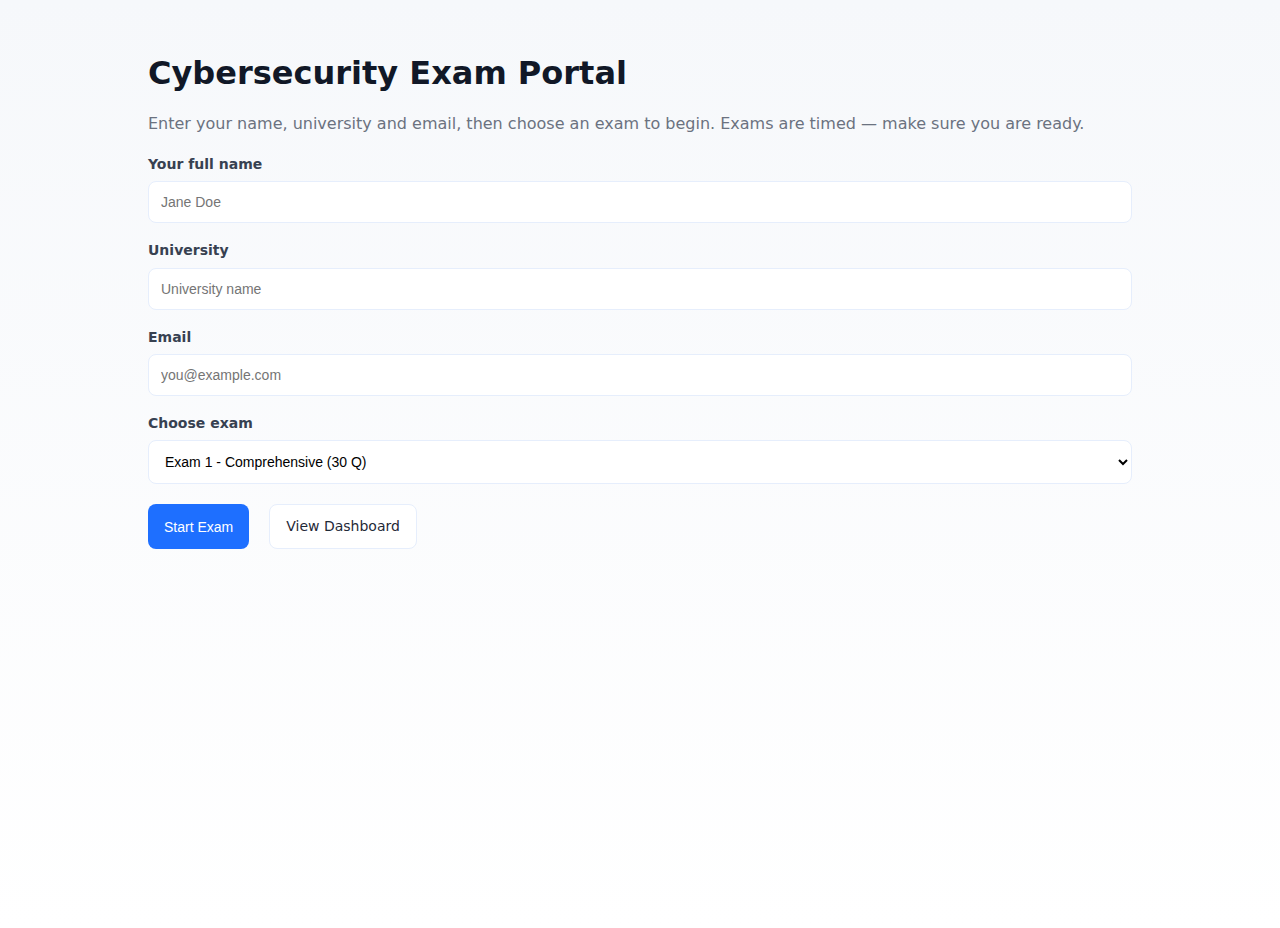
<file: index.html>
<!doctype html>
<html lang="en">
<head>
  <meta charset="utf-8" />
  <meta name="viewport" content="width=device-width,initial-scale=1" />
  <title>Cybersecurity Exams - Select</title>
  <link rel="stylesheet" href="style.css" />
</head>
<body id="page-index">
  <main class="container">
    <h1>Cybersecurity Exam Portal</h1>
    <p>Enter your name, university and email, then choose an exam to begin. Exams are timed — make sure you are ready.</p>

    <form id="startForm">
      <label for="name">Your full name</label>
      <input id="name" name="name" type="text" placeholder="Jane Doe" required />

      <label for="university">University</label>
      <input id="university" name="university" type="text" placeholder="University name" required />

      <label for="email">Email</label>
      <input id="email" name="email" type="email" placeholder="you@example.com" required />

      <label for="examSelect">Choose exam</label>
      <select id="examSelect" required>
        <!-- Exam options generated by script.js -->
      </select>

      <div class="actions">
        <button type="submit" class="btn primary">Start Exam</button>
        <a href="dashboard.html" class="btn">View Dashboard</a>
      </div>
    </form>

  <script src="script.js"></script>
</body>
</html>
</file>
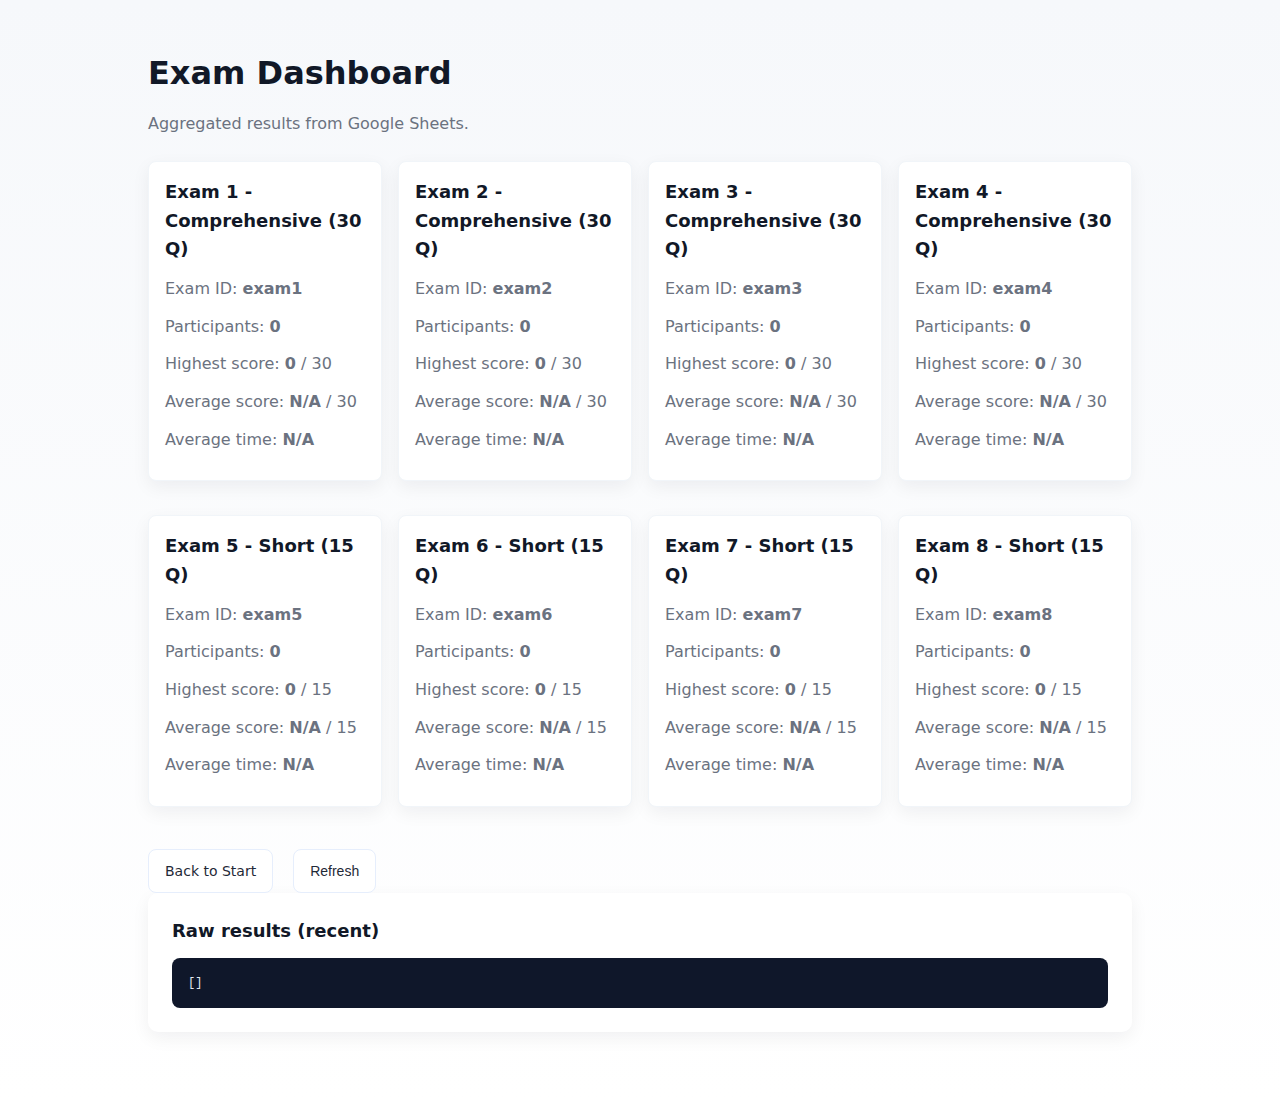
<file: dashboard.html>
<!doctype html>
<html lang="en">
<head>
  <meta charset="utf-8" />
  <meta name="viewport" content="width=device-width,initial-scale=1" />
  <title>Dashboard - Exam Statistics</title>
  <link rel="stylesheet" href="style.css" />
</head>
<body id="page-dashboard">
  <main class="container">
    <h1>Exam Dashboard</h1>
    <p>Aggregated results from Google Sheets.</p>

    <div id="statsGrid" class="stats-grid"></div>

    <div class="actions">
      <a href="index.html" class="btn">Back to Start</a>
      <button id="refreshBtn" class="btn">Refresh</button>
    </div>

    <div class="card">
      <h3>Raw results (recent)</h3>
      <pre id="rawRows" class="raw"></pre>
    </div>
  </main>

  <script src="script.js"></script>
</body>
</html>
</file>
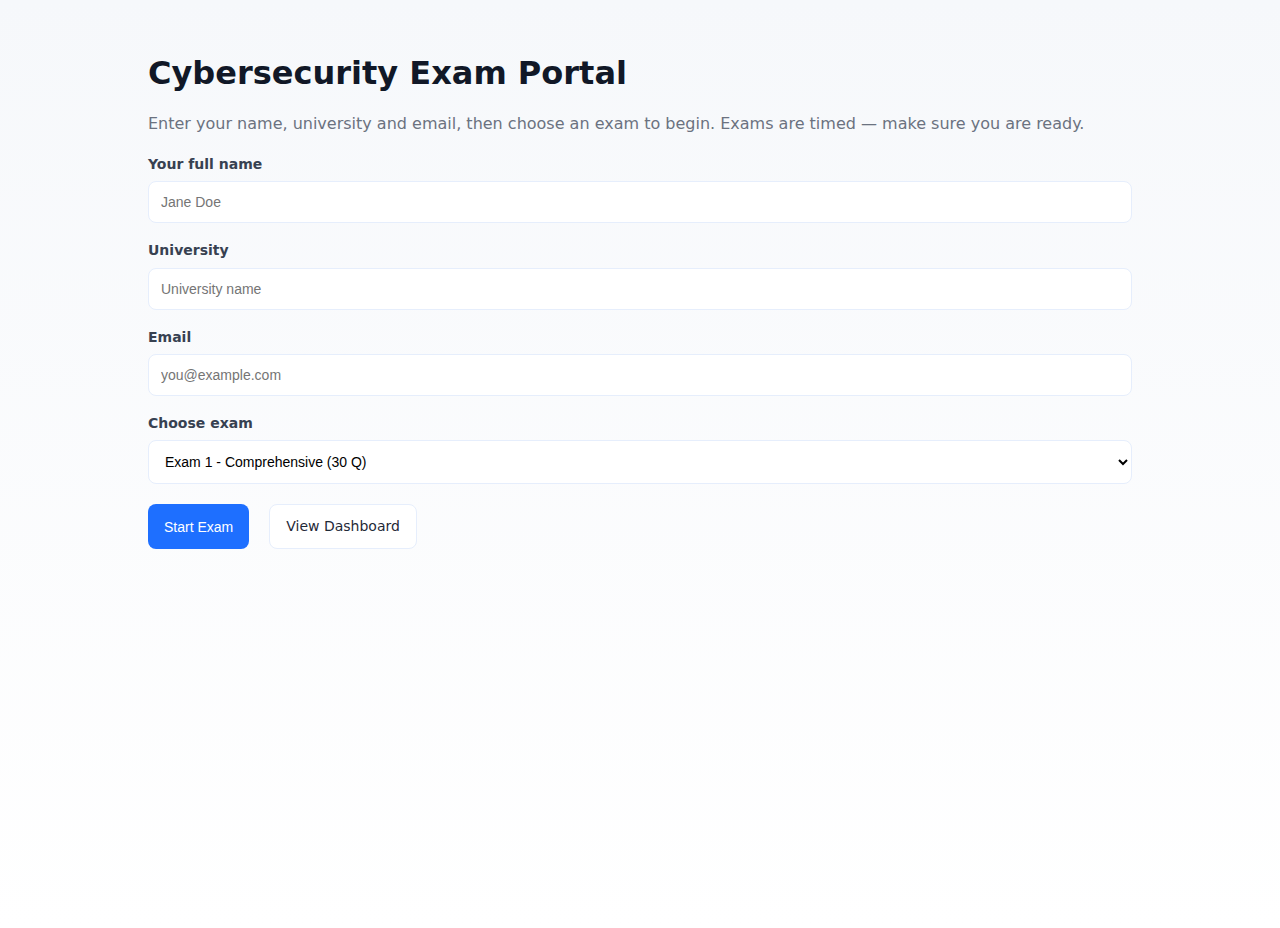
<file: exam.html>
<!doctype html>
<html lang="en">
<head>
  <meta charset="utf-8" />
  <meta name="viewport" content="width=device-width,initial-scale=1" />
  <title>Exam - Cybersecurity</title>
  <link rel="stylesheet" href="style.css" />
</head>
<body id="page-exam">
  <header class="topbar">
    <div class="container">
      <h2 id="examTitle">Exam</h2>
      <div class="meta">
        <span id="candidateName"></span>
        <span id="timer">00:00</span>
      </div>
    </div>
  </header>

  <main class="container exam-area">
    <div id="questionCard" class="card">
      <div id="qIndex" class="q-index">Question 1 / 15</div>
      <div id="questionText" class="question-text">Loading...</div>

      <div id="options" class="options"></div>

      <div class="nav-controls">
        <button id="prevBtn" class="btn" disabled>Previous</button>
        <button id="nextBtn" class="btn">Next</button>
        <button id="finishBtn" class="btn primary">Finish & Submit</button>
      </div>
    </div>

    <aside class="card sidecard">
      <h3>Progress</h3>
      <div id="progressGrid" class="progress-grid"></div>

      <h4>Instructions</h4>
      <ul>
        <li>One question at a time. Your answers auto-save as you click.</li>
        <li>The timer is global for the whole exam. If time ends, the exam will be submitted automatically.</li>
      </ul>
    </aside>
  </main>

  <script src="script.js"></script>
</body>
</html>
</file>
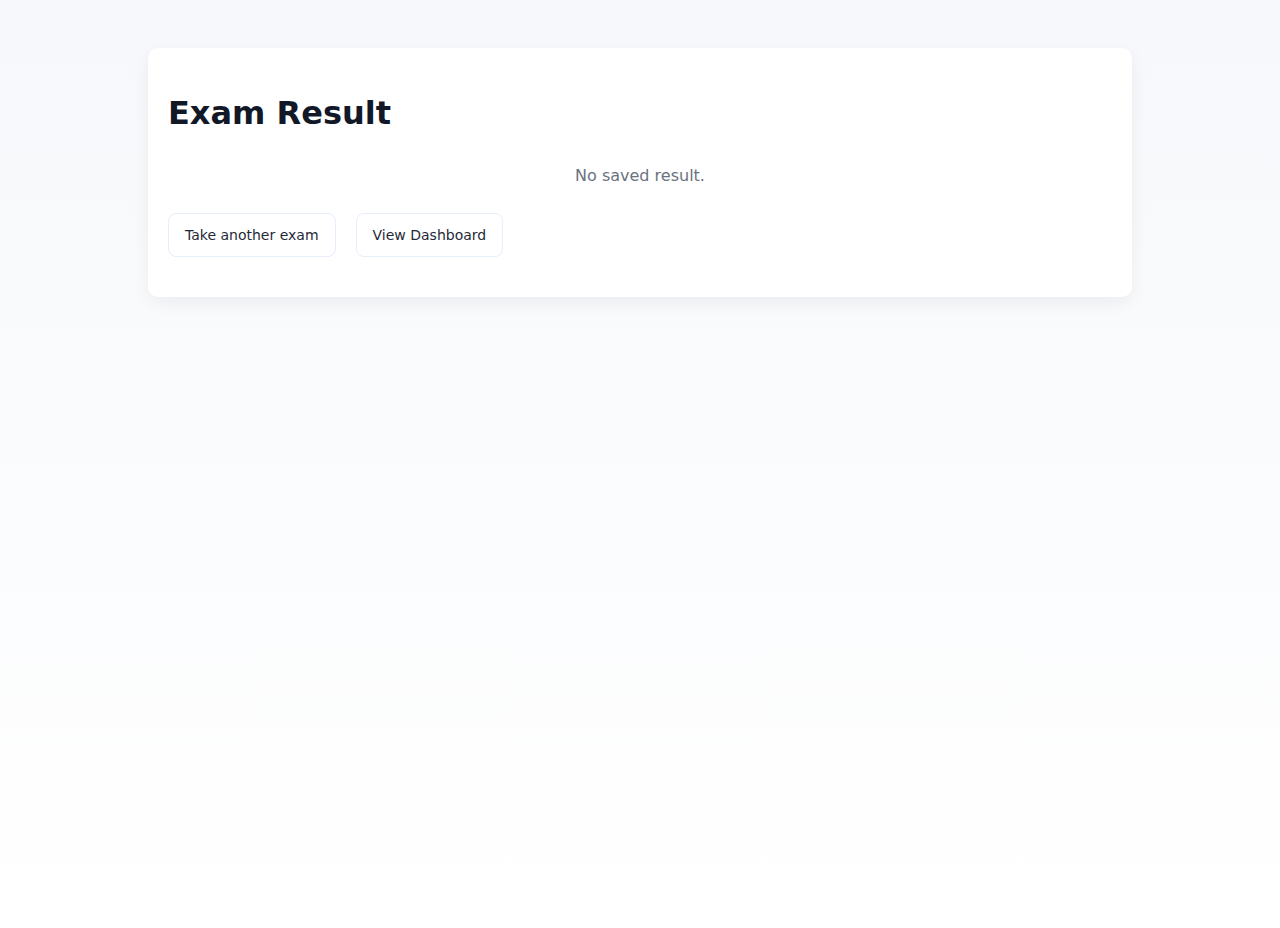
<file: result.html>
<!doctype html>
<html lang="en">
<head>
  <meta charset="utf-8" />
  <meta name="viewport" content="width=device-width,initial-scale=1" />
  <title>Result - Cybersecurity Exam</title>
  <link rel="stylesheet" href="style.css" />
</head>
<body id="page-result">
  <main class="container">
    <div class="card result-card">
      <header style="display:flex;justify-content:space-between;align-items:center;margin-bottom:12px">
        <h1>Exam Result</h1>
        <!-- These placeholders are optional but make it clearer who this result belongs to.
             script.js writes the full result into #detailed and #resultSummary, so these
             are just visual helpers if you later want to populate them directly. -->
        <div class="meta" style="text-align:right">
          <div id="candidateNameHeader" style="font-weight:600"></div>
          <div id="candidateUniversityHeader" style="font-size:13px;color:#6b7280"></div>
          <div id="candidateEmailHeader" style="font-size:13px;color:#6b7280"></div>
        </div>
      </header>

      <p id="resultSummary">Loading...</p>

      <div id="detailed" class="detailed"></div>

      <div class="actions" style="margin-top:18px">
        <a href="index.html" class="btn">Take another exam</a>
        <a href="dashboard.html" class="btn">View Dashboard</a>
      </div>
    </div>
  </main>

  <script src="script.js"></script>
  <script>
    // Small enhancement: if script.js has lastResult in sessionStorage, fill the header placeholders too.
    // This does not change the core logic in script.js but improves the UX on result page.
    (function(){
      try {
        const raw = sessionStorage.getItem('lastResult');
        if (!raw) return;
        const r = JSON.parse(raw);
        const nameEl = document.getElementById('candidateNameHeader');
        const uniEl = document.getElementById('candidateUniversityHeader');
        const emailEl = document.getElementById('candidateEmailHeader');
        if (nameEl) nameEl.textContent = r.name || '';
        if (uniEl) uniEl.textContent = r.university || '';
        if (emailEl) emailEl.textContent = r.email || '';
      } catch (e) { /* ignore */ }
    })();
  </script>
</body>
</html>
</file>
<file: style.css>
/* Cybersecurity Exam Platform - Complete Responsive Styles */

:root {
  --bg: #f6f8fb;
  --card: #fff;
  --accent: #1e6fff;
  --accent-hover: #1557d8;
  --muted: #6b7280;
  --border: #e6eefc;
  --success: #10b981;
  --danger: #ef4444;
  --warning: #f59e0b;
  --max-width: 1024px;
  --radius: 10px;
  --shadow: 0 6px 18px rgba(16, 24, 40, 0.06);
}

* {
  box-sizing: border-box;
  margin: 0;
  padding: 0;
}

body {
  font-family: Inter, system-ui, 'Segoe UI', Roboto, 'Helvetica Neue', Arial, sans-serif;
  background: linear-gradient(180deg, #f6f8fb 0%, #ffffff 100%);
  color: #111827;
  line-height: 1.6;
  -webkit-font-smoothing: antialiased;
  -moz-osx-font-smoothing: grayscale;
  min-height: 100vh;
}

.container {
  max-width: var(--max-width);
  margin: 28px auto;
  padding: 20px;
}

/* Typography */
h1 {
  font-size: 32px;
  font-weight: 700;
  margin: 0 0 12px 0;
  color: #111827;
}

h2 {
  font-size: 24px;
  font-weight: 600;
  margin: 0 0 12px 0;
  color: #111827;
}

h3 {
  font-size: 18px;
  font-weight: 600;
  margin: 0 0 12px 0;
  color: #111827;
}

p {
  margin: 0 0 12px 0;
  color: var(--muted);
}

/* Card Component */
.card {
  background: var(--card);
  border-radius: var(--radius);
  padding: 24px;
  box-shadow: var(--shadow);
  margin-bottom: 18px;
}

/* Topbar */
.topbar {
  background: rgba(255, 255, 255, 0.8);
  backdrop-filter: blur(10px);
  padding: 12px 0;
  margin-bottom: 12px;
  border-bottom: 1px solid var(--border);
  position: sticky;
  top: 0;
  z-index: 100;
}

.topbar .container {
  display: flex;
  justify-content: space-between;
  align-items: center;
}

.meta {
  display: flex;
  gap: 12px;
  align-items: center;
  color: var(--muted);
  font-size: 14px;
}

.meta span {
  display: flex;
  align-items: center;
  gap: 6px;
}

/* Buttons */
.btn {
  display: inline-block;
  padding: 10px 16px;
  border-radius: 8px;
  border: 1px solid var(--border);
  background: white;
  color: #1f2937;
  text-decoration: none;
  cursor: pointer;
  font-size: 14px;
  font-weight: 500;
  transition: all 0.2s ease;
  margin-right: 8px;
}

.btn:hover {
  background: #f9fafb;
  border-color: #d1d5db;
}

.btn.primary {
  background: var(--accent);
  color: white;
  border: none;
}

.btn.primary:hover {
  background: var(--accent-hover);
}

.btn:disabled {
  opacity: 0.5;
  cursor: not-allowed;
}

.actions {
  margin-top: 20px;
  display: flex;
  gap: 12px;
  flex-wrap: wrap;
}

/* Forms */
form label {
  display: block;
  margin: 16px 0 6px;
  font-weight: 600;
  color: #374151;
  font-size: 14px;
}

input[type="text"],
input[type="email"],
select {
  width: 100%;
  padding: 12px;
  border-radius: 8px;
  border: 1px solid var(--border);
  background: white;
  font-size: 14px;
  transition: border-color 0.2s ease;
}

input[type="text"]:focus,
input[type="email"]:focus,
select:focus {
  outline: none;
  border-color: var(--accent);
  box-shadow: 0 0 0 3px rgba(30, 111, 255, 0.1);
}

/* Exam Area Layout */
.exam-area {
  display: grid;
  grid-template-columns: 1fr 320px;
  gap: 18px;
  align-items: start;
}

/* Question Section */
.question-text {
  font-size: 18px;
  font-weight: 500;
  margin: 12px 0 20px 0;
  color: #111827;
  line-height: 1.5;
}

.q-index {
  font-size: 14px;
  color: var(--muted);
  font-weight: 500;
  display: inline-block;
  margin-bottom: 8px;
}

/* Options */
.options {
  display: flex;
  flex-direction: column;
  gap: 12px;
  margin-bottom: 20px;
}

.option {
  display: flex;
  align-items: center;
  gap: 12px;
  padding: 14px 16px;
  border-radius: 8px;
  border: 2px solid #eef2ff;
  background: #fafbff;
  cursor: pointer;
  transition: all 0.2s ease;
}

.option:hover {
  border-color: var(--accent);
  background: #f0f6ff;
}

.option input[type="radio"] {
  width: 18px;
  height: 18px;
  cursor: pointer;
  accent-color: var(--accent);
}

.option label {
  flex: 1;
  cursor: pointer;
  margin: 0;
  font-weight: 400;
}

/* Navigation Controls */
.nav-controls {
  display: flex;
  gap: 10px;
  justify-content: space-between;
  margin-top: 20px;
}

/* Sidebar */
.sidecard {
  position: sticky;
  top: 80px;
}

.sidecard h3 {
  margin-top: 0;
  margin-bottom: 16px;
}

/* Progress Grid */
.progress-grid {
  display: grid;
  grid-template-columns: repeat(5, 1fr);
  gap: 8px;
  margin-top: 12px;
}

.progress-item {
  padding: 10px;
  border-radius: 6px;
  background: #f3f4f6;
  text-align: center;
  cursor: pointer;
  font-size: 14px;
  font-weight: 500;
  transition: all 0.2s ease;
  border: 2px solid transparent;
}

.progress-item:hover {
  background: #e5e7eb;
}

.progress-item.answered {
  background: #d1fae5;
  color: var(--success);
}

.progress-item.current {
  border-color: var(--accent);
  background: #dbeafe;
}

/* Timer */
.timer {
  display: flex;
  align-items: center;
  gap: 8px;
  font-weight: 600;
  padding: 8px 12px;
  background: #fef3c7;
  border-radius: 6px;
  color: #92400e;
}

.timer.warning {
  background: #fee2e2;
  color: #991b1b;
}

/* Results Page */
.result-card {
  text-align: center;
  padding: 40px 20px;
}

.result-card h2 {
  font-size: 36px;
  margin-bottom: 8px;
}

.result-card .score {
  font-size: 48px;
  font-weight: 700;
  color: var(--accent);
  margin: 20px 0;
}

.stats-grid {
  display: grid;
  grid-template-columns: repeat(auto-fit, minmax(220px, 1fr));
  gap: 16px;
  margin: 24px 0;
  text-align: left;
}

.stat {
  padding: 16px;
  border-radius: 8px;
  background: #fff;
  border: 1px solid #f1f5f9;
}

.stat h4 {
  font-size: 14px;
  color: var(--muted);
  margin-bottom: 8px;
  font-weight: 500;
}

.stat .value {
  font-size: 28px;
  font-weight: 700;
  color: #111827;
}

/* Detailed Review */
.detailed {
  margin-top: 24px;
  text-align: left;
}

.detailed h3 {
  margin-bottom: 20px;
}

.review-item {
  padding: 16px;
  border-radius: 8px;
  background: #f9fafb;
  margin-bottom: 16px;
  border-left: 4px solid #d1d5db;
}

.review-item.correct {
  border-left-color: var(--success);
  background: #f0fdf4;
}

.review-item.incorrect {
  border-left-color: var(--danger);
  background: #fef2f2;
}

.review-item .question {
  font-weight: 600;
  margin-bottom: 12px;
}

.review-item .answer {
  margin: 8px 0;
  padding-left: 12px;
}

.review-item .correct-answer {
  color: var(--success);
}

.review-item .your-answer {
  color: var(--danger);
}

/* Footer */
.small {
  font-size: 13px;
  color: var(--muted);
  margin-top: 24px;
  padding-top: 24px;
  border-top: 1px solid var(--border);
}

/* Debug/Raw Output */
.raw {
  max-height: 300px;
  overflow: auto;
  background: #0f172a;
  color: #e2e8f0;
  padding: 16px;
  border-radius: 8px;
  font-family: 'Courier New', monospace;
  font-size: 12px;
  line-height: 1.5;
}

/* Responsive Design */
@media (max-width: 900px) {
  .exam-area {
    grid-template-columns: 1fr;
  }

  .sidecard {
    position: static;
  }

  .progress-grid {
    grid-template-columns: repeat(4, 1fr);
  }

  .topbar .container {
    flex-direction: column;
    align-items: flex-start;
    gap: 12px;
  }

  .stats-grid {
    grid-template-columns: 1fr;
  }
}

@media (max-width: 600px) {
  .container {
    padding: 12px;
    margin: 12px auto;
  }

  h1 {
    font-size: 24px;
  }

  h2 {
    font-size: 20px;
  }

  .card {
    padding: 16px;
  }

  .progress-grid {
    grid-template-columns: repeat(3, 1fr);
  }

  .nav-controls {
    flex-direction: column;
  }

  .btn {
    width: 100%;
    margin-right: 0;
    margin-bottom: 8px;
  }

  .result-card .score {
    font-size: 36px;
  }
}
</file>
